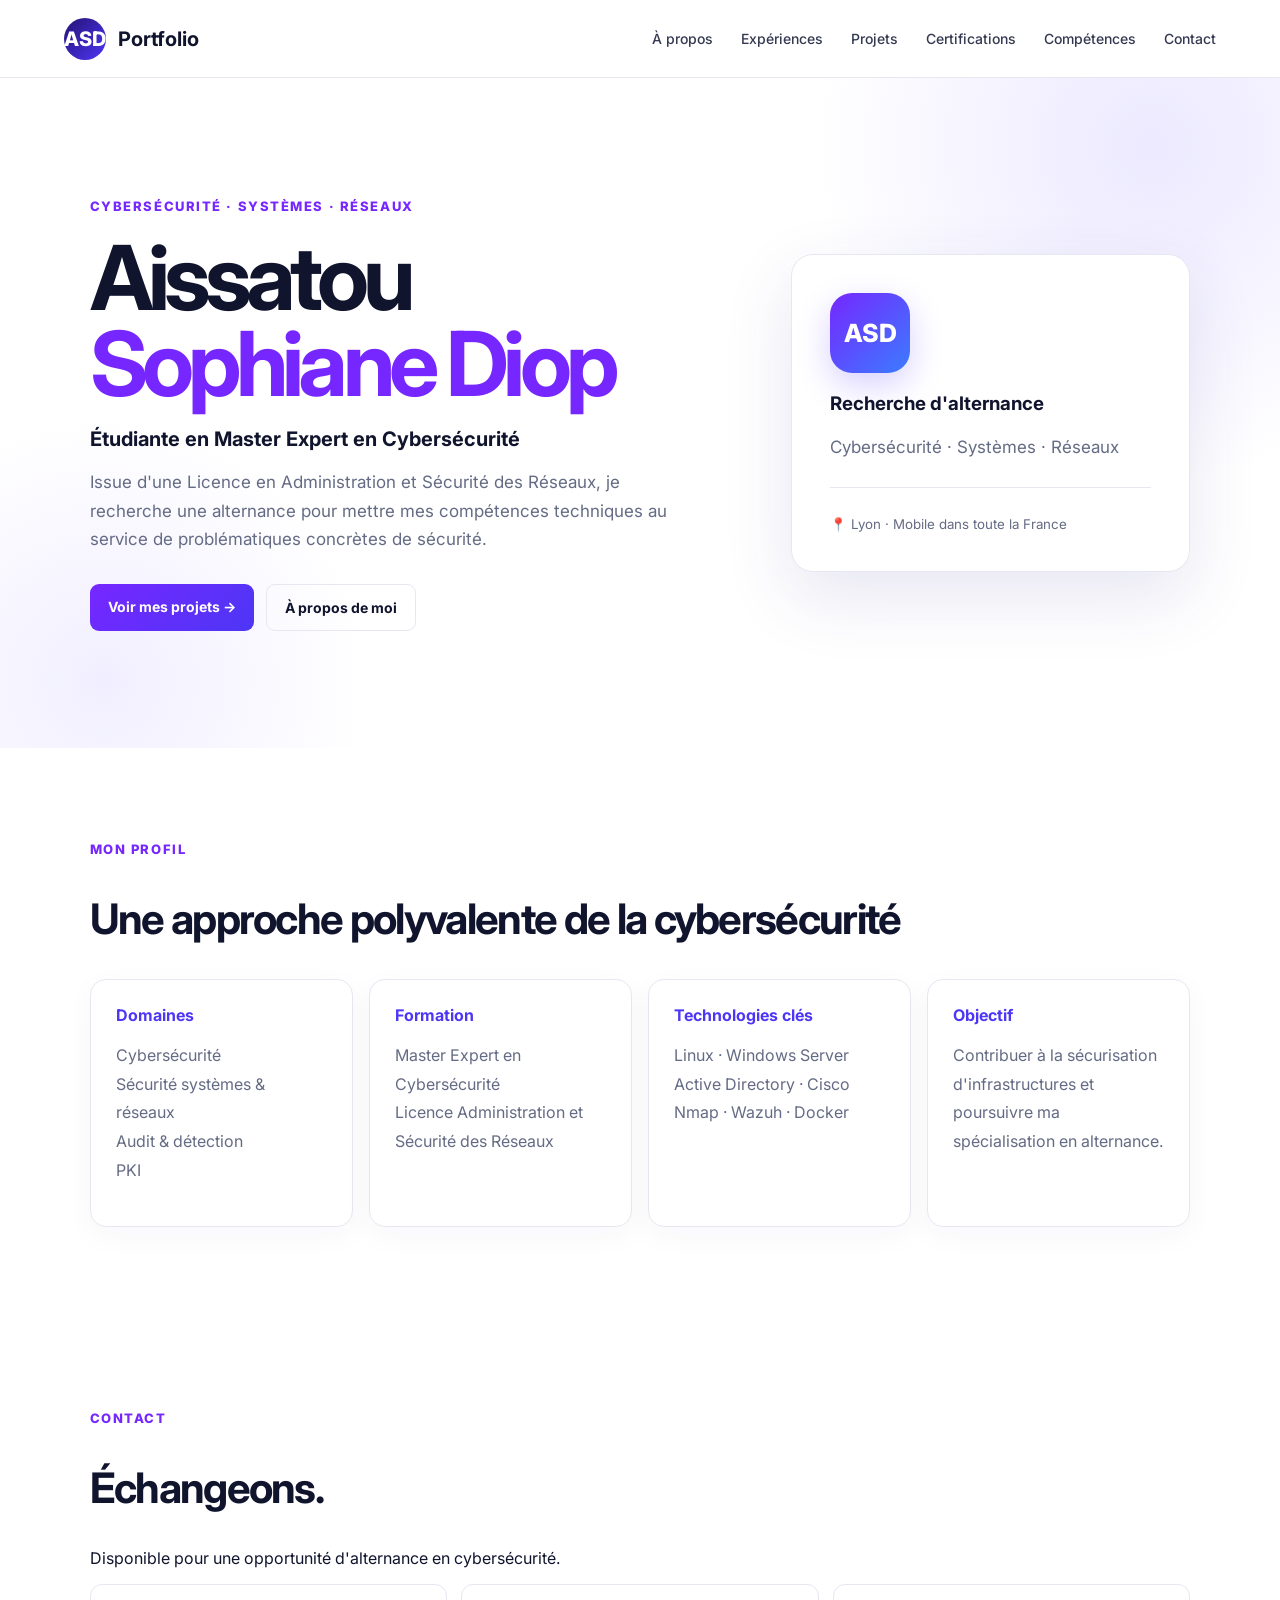
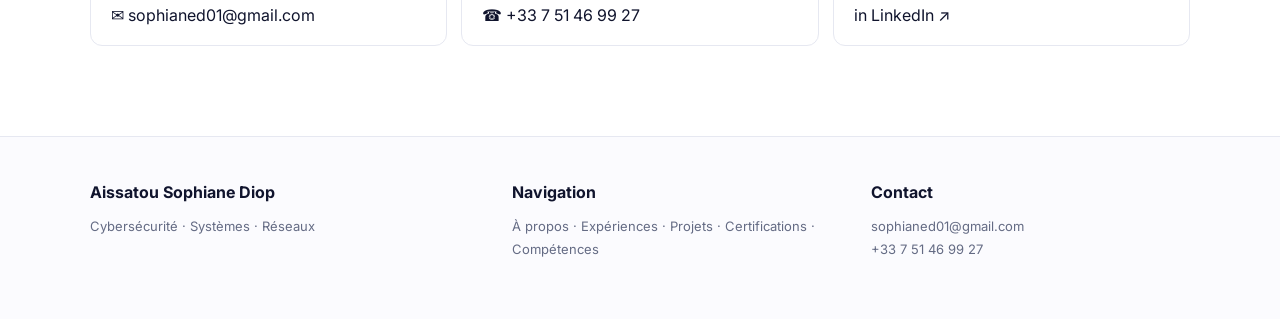
<file: index.html>
<!doctype html><html lang="fr"><head><meta charset="utf-8"><meta name="viewport" content="width=device-width,initial-scale=1">
<title>Aissatou Sophiane Diop | Index</title><meta name="description" content="Portfolio cybersécurité d'Aissatou Sophiane Diop">
<link rel="preconnect" href="https://fonts.googleapis.com"><link rel="preconnect" href="https://fonts.gstatic.com" crossorigin>
<link href="https://fonts.googleapis.com/css2?family=Inter:wght@400;500;600;700;800&display=swap" rel="stylesheet"><link rel="stylesheet" href="styles.css"></head>
<body><header class="header">
<a class="brand" href="index.html"><span>ASD</span><b>Portfolio</b></a>
<button class="menu" aria-label="Menu">☰</button>
<nav>
<a href="apropos.html">À propos</a><a href="experiences.html">Expériences</a><a href="projets.html">Projets</a><a href="certifications.html">Certifications</a><a href="competences.html">Compétences</a><a href="index.html#contact">Contact</a>
</nav></header><main>
<section class="hero"><div><span class="eyebrow">CYBERSÉCURITÉ · SYSTÈMES · RÉSEAUX</span><h1>Aissatou<br><em>Sophiane Diop</em></h1>
<h2>Étudiante en Master Expert en Cybersécurité</h2><p>Issue d'une Licence en Administration et Sécurité des Réseaux, je recherche une alternance pour mettre mes compétences techniques au service de problématiques concrètes de sécurité.</p>
<div class="actions"><a class="primary" href="projets.html">Voir mes projets →</a><a class="secondary" href="apropos.html">À propos de moi</a></div></div>
<div class="hero-card"><div class="orb">ASD</div><h3>Recherche d'alternance</h3><p>Cybersécurité · Systèmes · Réseaux</p><hr><small>📍 Lyon · Mobile dans toute la France</small></div></section>
<section class="section"><div class="title"><span>MON PROFIL</span><h2>Une approche polyvalente de la cybersécurité</h2></div>
<div class="four"><div class="info"><b>Domaines</b><p>Cybersécurité<br>Sécurité systèmes & réseaux<br>Audit & détection<br>PKI</p></div><div class="info"><b>Formation</b><p>Master Expert en Cybersécurité<br>Licence Administration et Sécurité des Réseaux</p></div><div class="info"><b>Technologies clés</b><p>Linux · Windows Server<br>Active Directory · Cisco<br>Nmap · Wazuh · Docker</p></div><div class="info"><b>Objectif</b><p>Contribuer à la sécurisation d'infrastructures et poursuivre ma spécialisation en alternance.</p></div></div></section>
<section class="section" id="contact"><div class="title"><span>CONTACT</span><h2>Échangeons.</h2><p>Disponible pour une opportunité d'alternance en cybersécurité.</p></div><div class="contact"><a href="mailto:sophianed01@gmail.com">✉ sophianed01@gmail.com</a><a href="tel:+33751469927">☎ +33 7 51 46 99 27</a><a target="_blank" rel="noopener" href="https://www.linkedin.com/in/aissatou-sophiane-diop/">in LinkedIn ↗</a></div></section></main><footer><div><b>Aissatou Sophiane Diop</b><p>Cybersécurité · Systèmes · Réseaux</p></div><div><b>Navigation</b><p>À propos · Expériences · Projets · Certifications · Compétences</p></div><div><b>Contact</b><p>sophianed01@gmail.com<br>+33 7 51 46 99 27</p></div></footer><script src="script.js"></script></body></html>
</file>
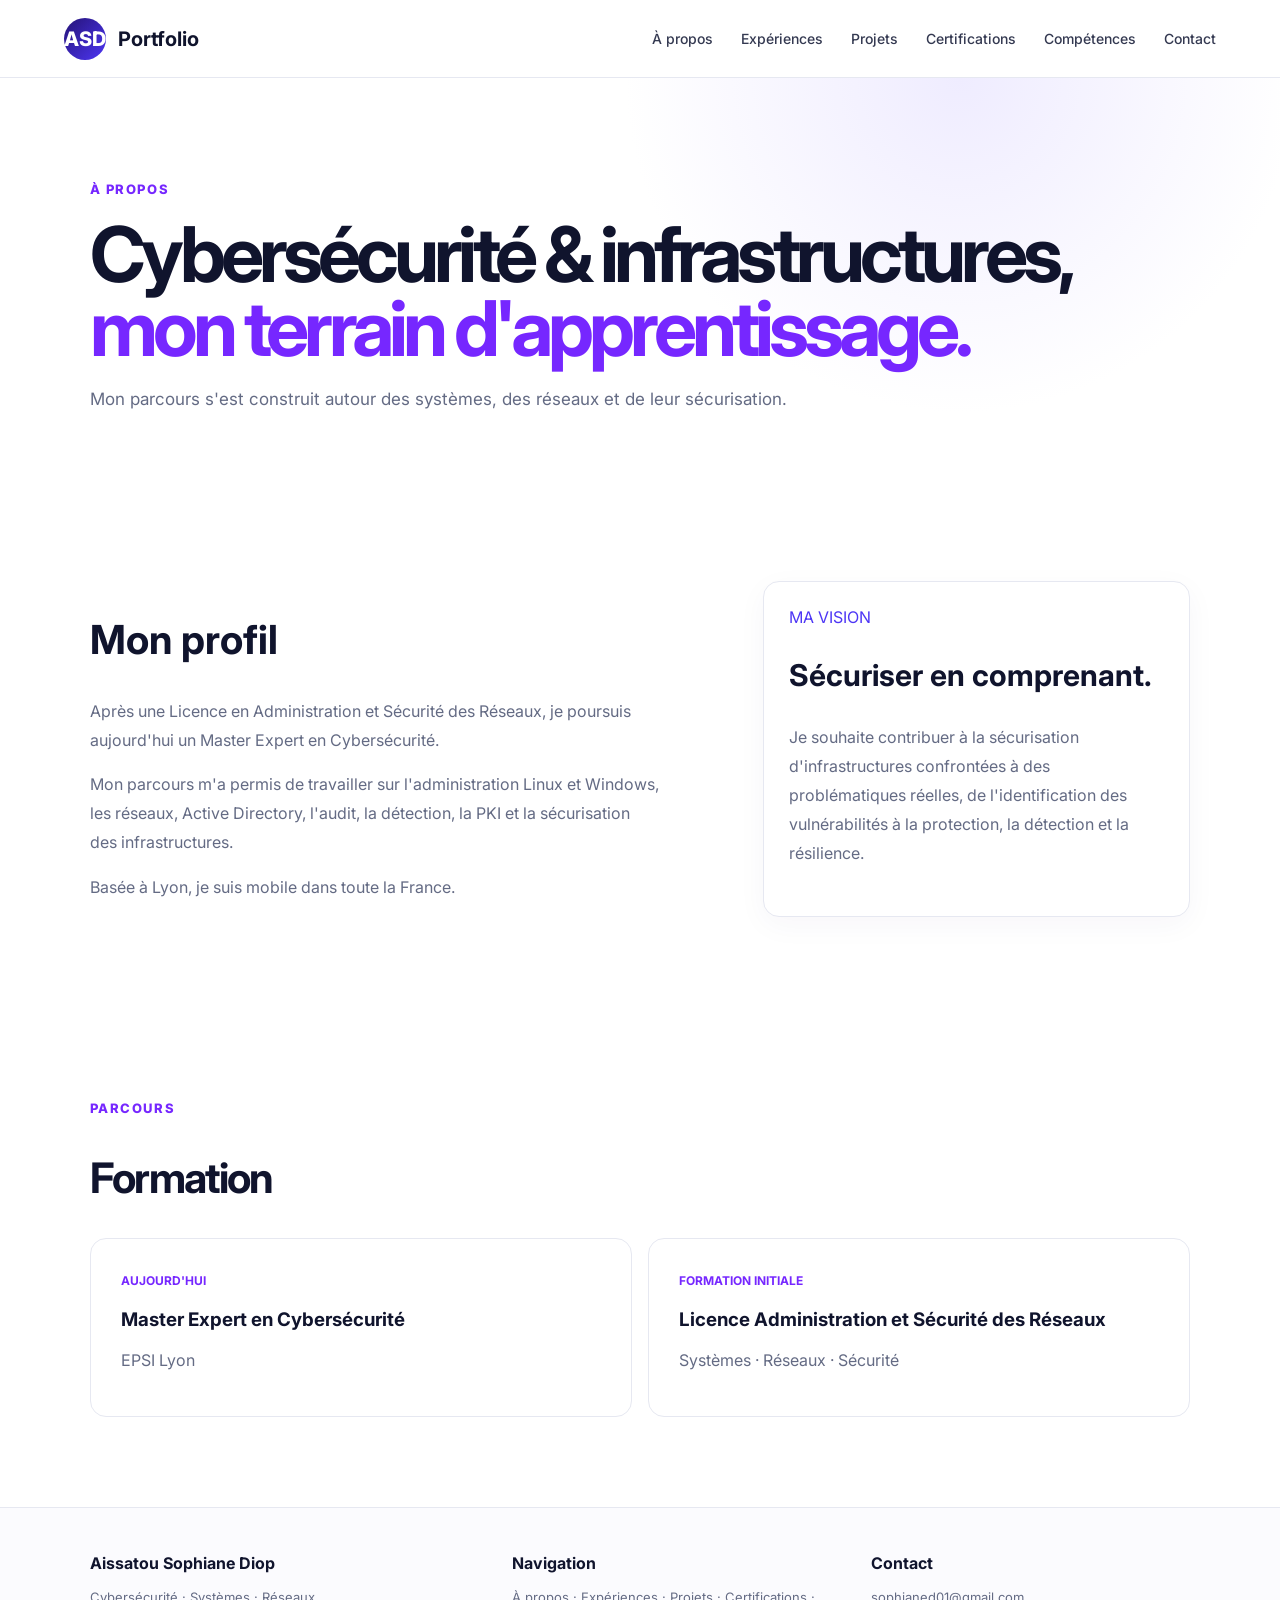
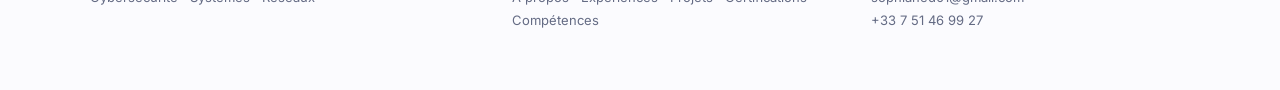
<file: apropos.html>
<!doctype html><html lang="fr"><head><meta charset="utf-8"><meta name="viewport" content="width=device-width,initial-scale=1">
<title>Aissatou Sophiane Diop | Apropos</title><meta name="description" content="Portfolio cybersécurité d'Aissatou Sophiane Diop">
<link rel="preconnect" href="https://fonts.googleapis.com"><link rel="preconnect" href="https://fonts.gstatic.com" crossorigin>
<link href="https://fonts.googleapis.com/css2?family=Inter:wght@400;500;600;700;800&display=swap" rel="stylesheet"><link rel="stylesheet" href="styles.css"></head>
<body><header class="header">
<a class="brand" href="index.html"><span>ASD</span><b>Portfolio</b></a>
<button class="menu" aria-label="Menu">☰</button>
<nav>
<a href="apropos.html">À propos</a><a href="experiences.html">Expériences</a><a href="projets.html">Projets</a><a href="certifications.html">Certifications</a><a href="competences.html">Compétences</a><a href="index.html#contact">Contact</a>
</nav></header><main>
<section class="pagehead"><span>À PROPOS</span><h1>Cybersécurité & infrastructures,<br><em>mon terrain d'apprentissage.</em></h1><p>Mon parcours s'est construit autour des systèmes, des réseaux et de leur sécurisation.</p></section>
<section class="section two"><div><h2>Mon profil</h2><p>Après une Licence en Administration et Sécurité des Réseaux, je poursuis aujourd'hui un Master Expert en Cybersécurité.</p><p>Mon parcours m'a permis de travailler sur l'administration Linux et Windows, les réseaux, Active Directory, l'audit, la détection, la PKI et la sécurisation des infrastructures.</p><p>Basée à Lyon, je suis mobile dans toute la France.</p></div>
<div class="vision"><span>MA VISION</span><h3>Sécuriser en comprenant.</h3><p>Je souhaite contribuer à la sécurisation d'infrastructures confrontées à des problématiques réelles, de l'identification des vulnérabilités à la protection, la détection et la résilience.</p></div></section>
<section class="section"><div class="title"><span>PARCOURS</span><h2>Formation</h2></div><div class="edu"><article><b>AUJOURD'HUI</b><h3>Master Expert en Cybersécurité</h3><p>EPSI Lyon</p></article><article><b>FORMATION INITIALE</b><h3>Licence Administration et Sécurité des Réseaux</h3><p>Systèmes · Réseaux · Sécurité</p></article></div></section></main><footer><div><b>Aissatou Sophiane Diop</b><p>Cybersécurité · Systèmes · Réseaux</p></div><div><b>Navigation</b><p>À propos · Expériences · Projets · Certifications · Compétences</p></div><div><b>Contact</b><p>sophianed01@gmail.com<br>+33 7 51 46 99 27</p></div></footer><script src="script.js"></script></body></html>
</file>
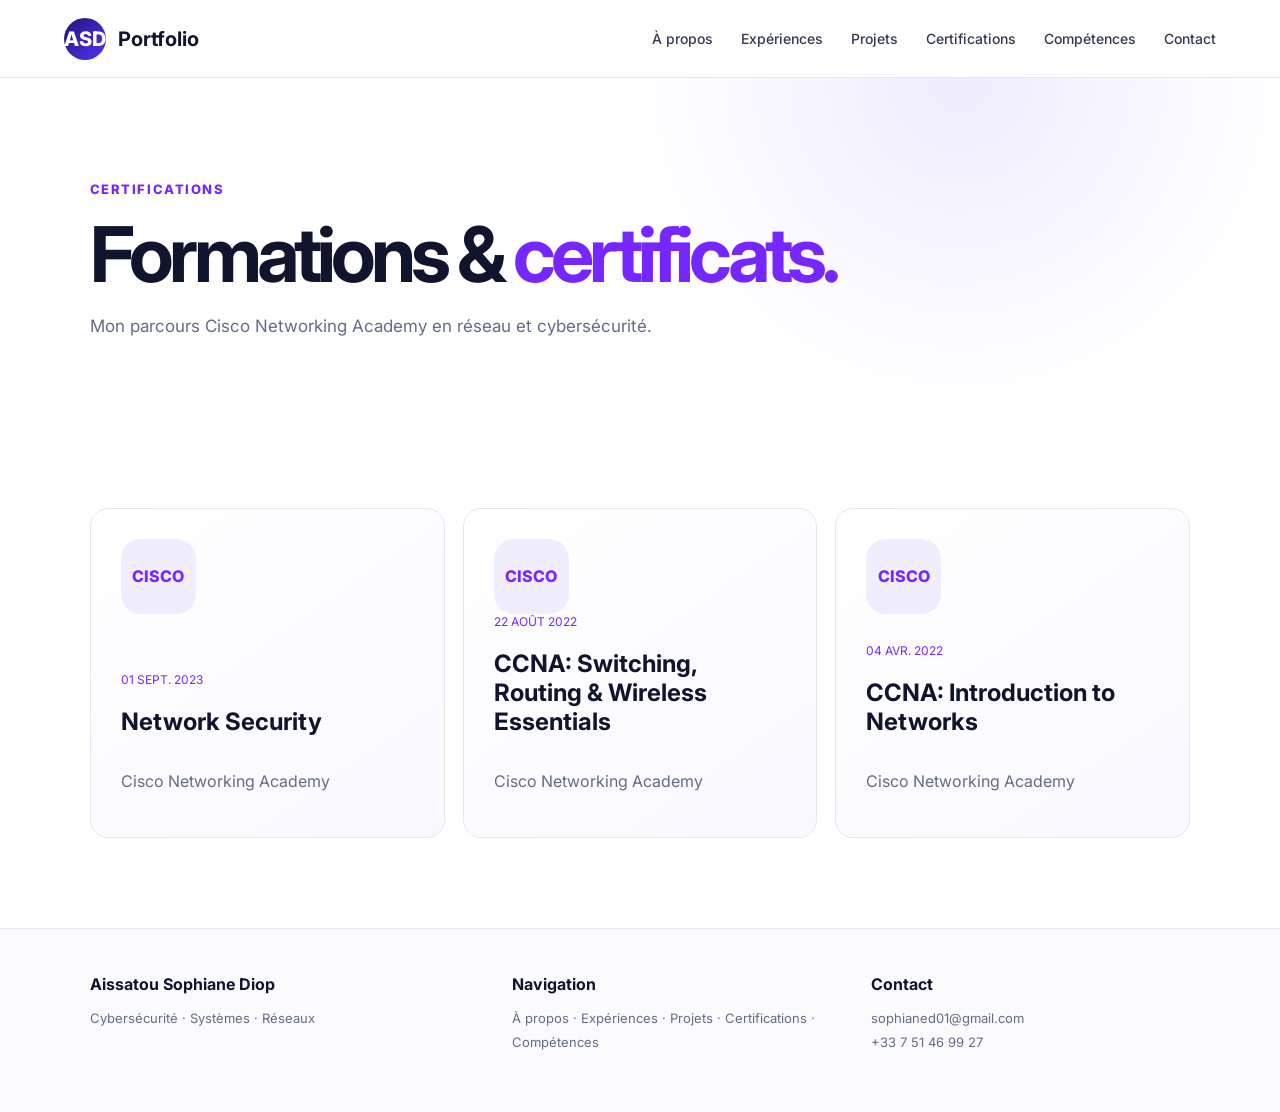
<file: certifications.html>
<!doctype html><html lang="fr"><head><meta charset="utf-8"><meta name="viewport" content="width=device-width,initial-scale=1">
<title>Aissatou Sophiane Diop | Certifications</title><meta name="description" content="Portfolio cybersécurité d'Aissatou Sophiane Diop">
<link rel="preconnect" href="https://fonts.googleapis.com"><link rel="preconnect" href="https://fonts.gstatic.com" crossorigin>
<link href="https://fonts.googleapis.com/css2?family=Inter:wght@400;500;600;700;800&display=swap" rel="stylesheet"><link rel="stylesheet" href="styles.css"></head>
<body><header class="header">
<a class="brand" href="index.html"><span>ASD</span><b>Portfolio</b></a>
<button class="menu" aria-label="Menu">☰</button>
<nav>
<a href="apropos.html">À propos</a><a href="experiences.html">Expériences</a><a href="projets.html">Projets</a><a href="certifications.html">Certifications</a><a href="competences.html">Compétences</a><a href="index.html#contact">Contact</a>
</nav></header><main>
<section class="pagehead"><span>CERTIFICATIONS</span><h1>Formations & <em>certificats.</em></h1><p>Mon parcours Cisco Networking Academy en réseau et cybersécurité.</p></section>
<section class="section certs"><article><div class="certlogo">CISCO</div><small>01 SEPT. 2023</small><h2>Network Security</h2><p>Cisco Networking Academy</p></article><article><div class="certlogo">CISCO</div><small>22 AOÛT 2022</small><h2>CCNA: Switching, Routing & Wireless Essentials</h2><p>Cisco Networking Academy</p></article><article><div class="certlogo">CISCO</div><small>04 AVR. 2022</small><h2>CCNA: Introduction to Networks</h2><p>Cisco Networking Academy</p></article></section></main><footer><div><b>Aissatou Sophiane Diop</b><p>Cybersécurité · Systèmes · Réseaux</p></div><div><b>Navigation</b><p>À propos · Expériences · Projets · Certifications · Compétences</p></div><div><b>Contact</b><p>sophianed01@gmail.com<br>+33 7 51 46 99 27</p></div></footer><script src="script.js"></script></body></html>
</file>
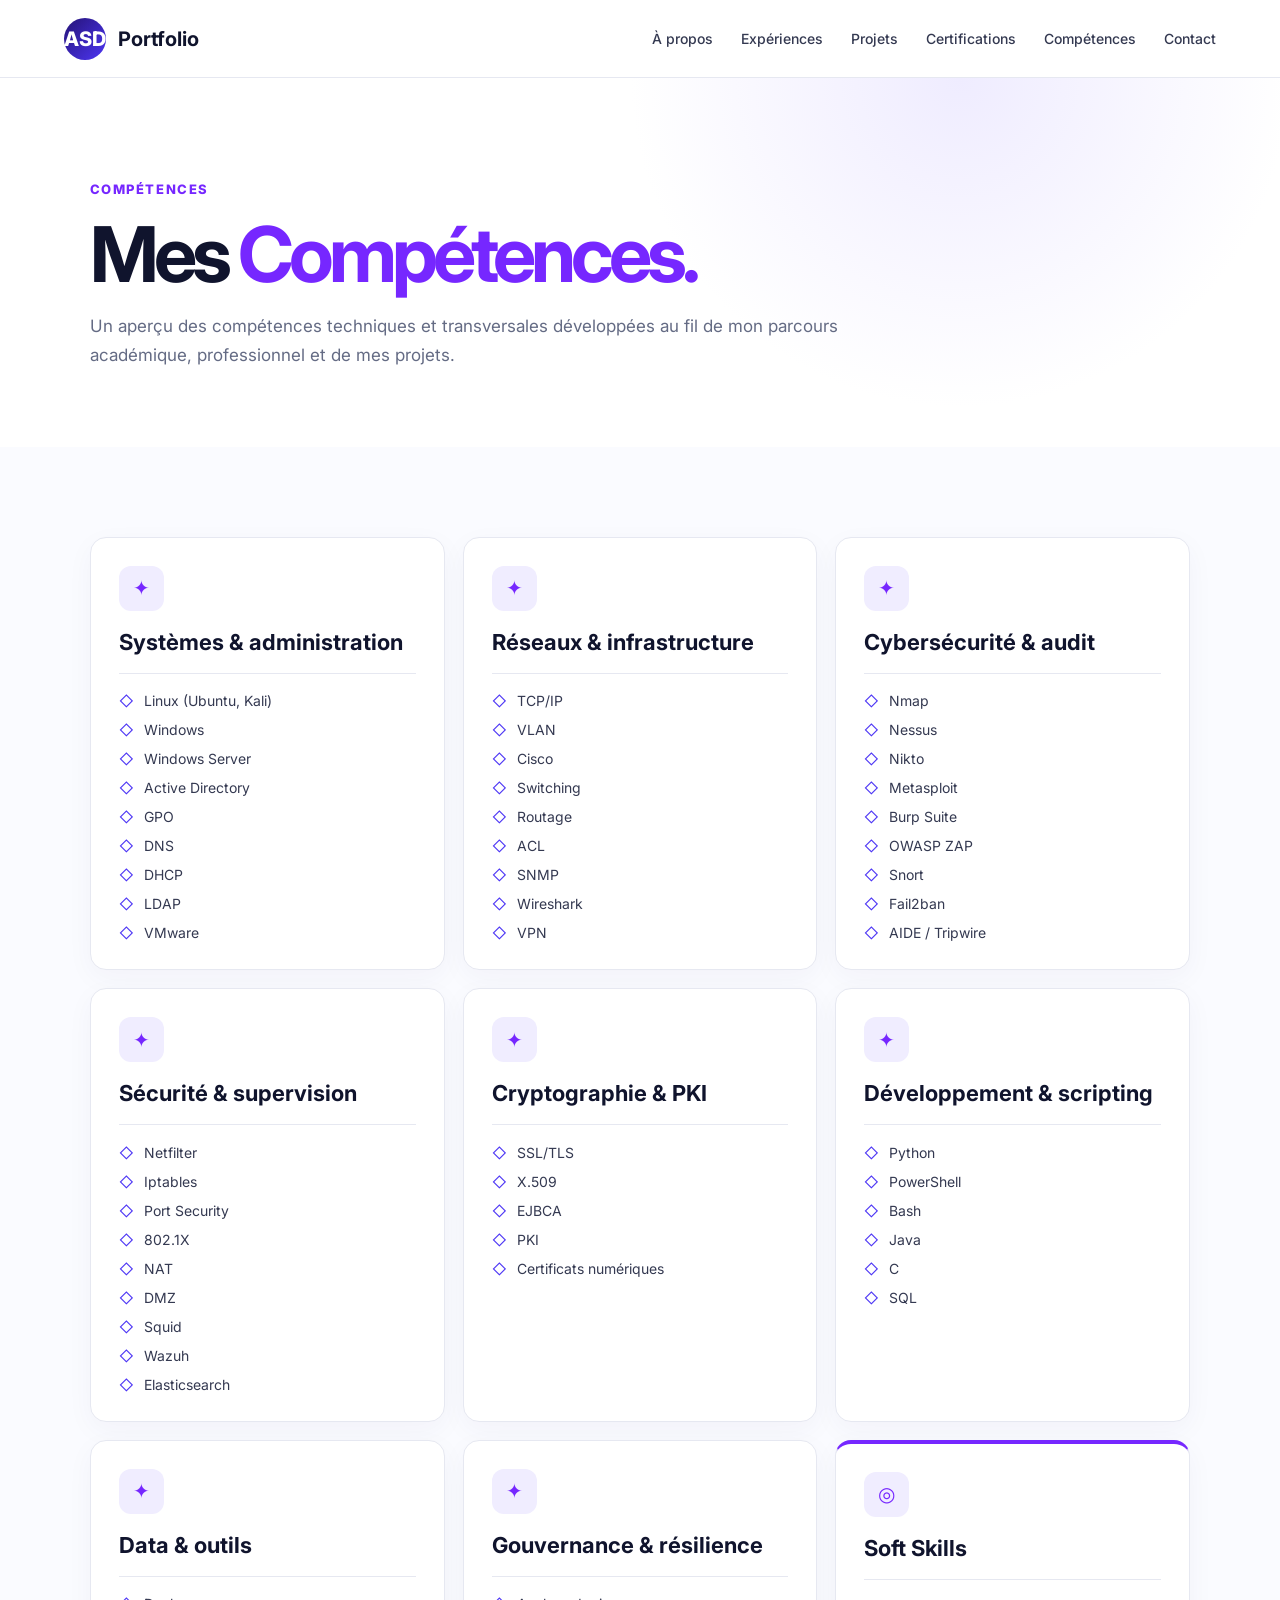
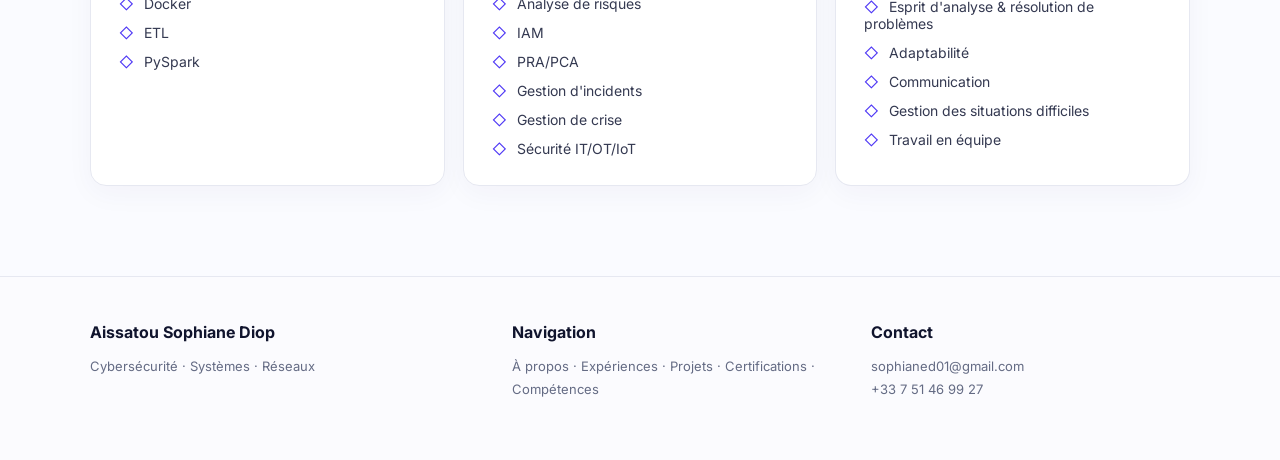
<file: competences.html>
<!doctype html><html lang="fr"><head><meta charset="utf-8"><meta name="viewport" content="width=device-width,initial-scale=1">
<title>Aissatou Sophiane Diop | Competences</title><meta name="description" content="Portfolio cybersécurité d'Aissatou Sophiane Diop">
<link rel="preconnect" href="https://fonts.googleapis.com"><link rel="preconnect" href="https://fonts.gstatic.com" crossorigin>
<link href="https://fonts.googleapis.com/css2?family=Inter:wght@400;500;600;700;800&display=swap" rel="stylesheet"><link rel="stylesheet" href="styles.css"></head>
<body><header class="header">
<a class="brand" href="index.html"><span>ASD</span><b>Portfolio</b></a>
<button class="menu" aria-label="Menu">☰</button>
<nav>
<a href="apropos.html">À propos</a><a href="experiences.html">Expériences</a><a href="projets.html">Projets</a><a href="certifications.html">Certifications</a><a href="competences.html">Compétences</a><a href="index.html#contact">Contact</a>
</nav></header><main><section class="pagehead"><span>COMPÉTENCES</span><h1>Mes <em>Compétences.</em></h1><p>Un aperçu des compétences techniques et transversales développées au fil de mon parcours académique, professionnel et de mes projets.</p></section><section class="section skillgrid"><article class="skill"><div class="skicon">✦</div><h2>Systèmes & administration</h2><div class="skillitems"><span>Linux (Ubuntu, Kali)</span><span>Windows</span><span>Windows Server</span><span>Active Directory</span><span>GPO</span><span>DNS</span><span>DHCP</span><span>LDAP</span><span>VMware</span></div></article><article class="skill"><div class="skicon">✦</div><h2>Réseaux & infrastructure</h2><div class="skillitems"><span>TCP/IP</span><span>VLAN</span><span>Cisco</span><span>Switching</span><span>Routage</span><span>ACL</span><span>SNMP</span><span>Wireshark</span><span>VPN</span></div></article><article class="skill"><div class="skicon">✦</div><h2>Cybersécurité & audit</h2><div class="skillitems"><span>Nmap</span><span>Nessus</span><span>Nikto</span><span>Metasploit</span><span>Burp Suite</span><span>OWASP ZAP</span><span>Snort</span><span>Fail2ban</span><span>AIDE / Tripwire</span></div></article><article class="skill"><div class="skicon">✦</div><h2>Sécurité & supervision</h2><div class="skillitems"><span>Netfilter</span><span>Iptables</span><span>Port Security</span><span>802.1X</span><span>NAT</span><span>DMZ</span><span>Squid</span><span>Wazuh</span><span>Elasticsearch</span></div></article><article class="skill"><div class="skicon">✦</div><h2>Cryptographie & PKI</h2><div class="skillitems"><span>SSL/TLS</span><span>X.509</span><span>EJBCA</span><span>PKI</span><span>Certificats numériques</span></div></article><article class="skill"><div class="skicon">✦</div><h2>Développement & scripting</h2><div class="skillitems"><span>Python</span><span>PowerShell</span><span>Bash</span><span>Java</span><span>C</span><span>SQL</span></div></article><article class="skill"><div class="skicon">✦</div><h2>Data & outils</h2><div class="skillitems"><span>Docker</span><span>ETL</span><span>PySpark</span></div></article><article class="skill"><div class="skicon">✦</div><h2>Gouvernance & résilience</h2><div class="skillitems"><span>Analyse de risques</span><span>IAM</span><span>PRA/PCA</span><span>Gestion d'incidents</span><span>Gestion de crise</span><span>Sécurité IT/OT/IoT</span></div></article><article class="skill soft"><div class="skicon">◎</div><h2>Soft Skills</h2><div class="skillitems"><span>Esprit d'analyse & résolution de problèmes</span><span>Adaptabilité</span><span>Communication</span><span>Gestion des situations difficiles</span><span>Travail en équipe</span></div></article></section></main><footer><div><b>Aissatou Sophiane Diop</b><p>Cybersécurité · Systèmes · Réseaux</p></div><div><b>Navigation</b><p>À propos · Expériences · Projets · Certifications · Compétences</p></div><div><b>Contact</b><p>sophianed01@gmail.com<br>+33 7 51 46 99 27</p></div></footer><script src="script.js"></script></body></html>
</file>
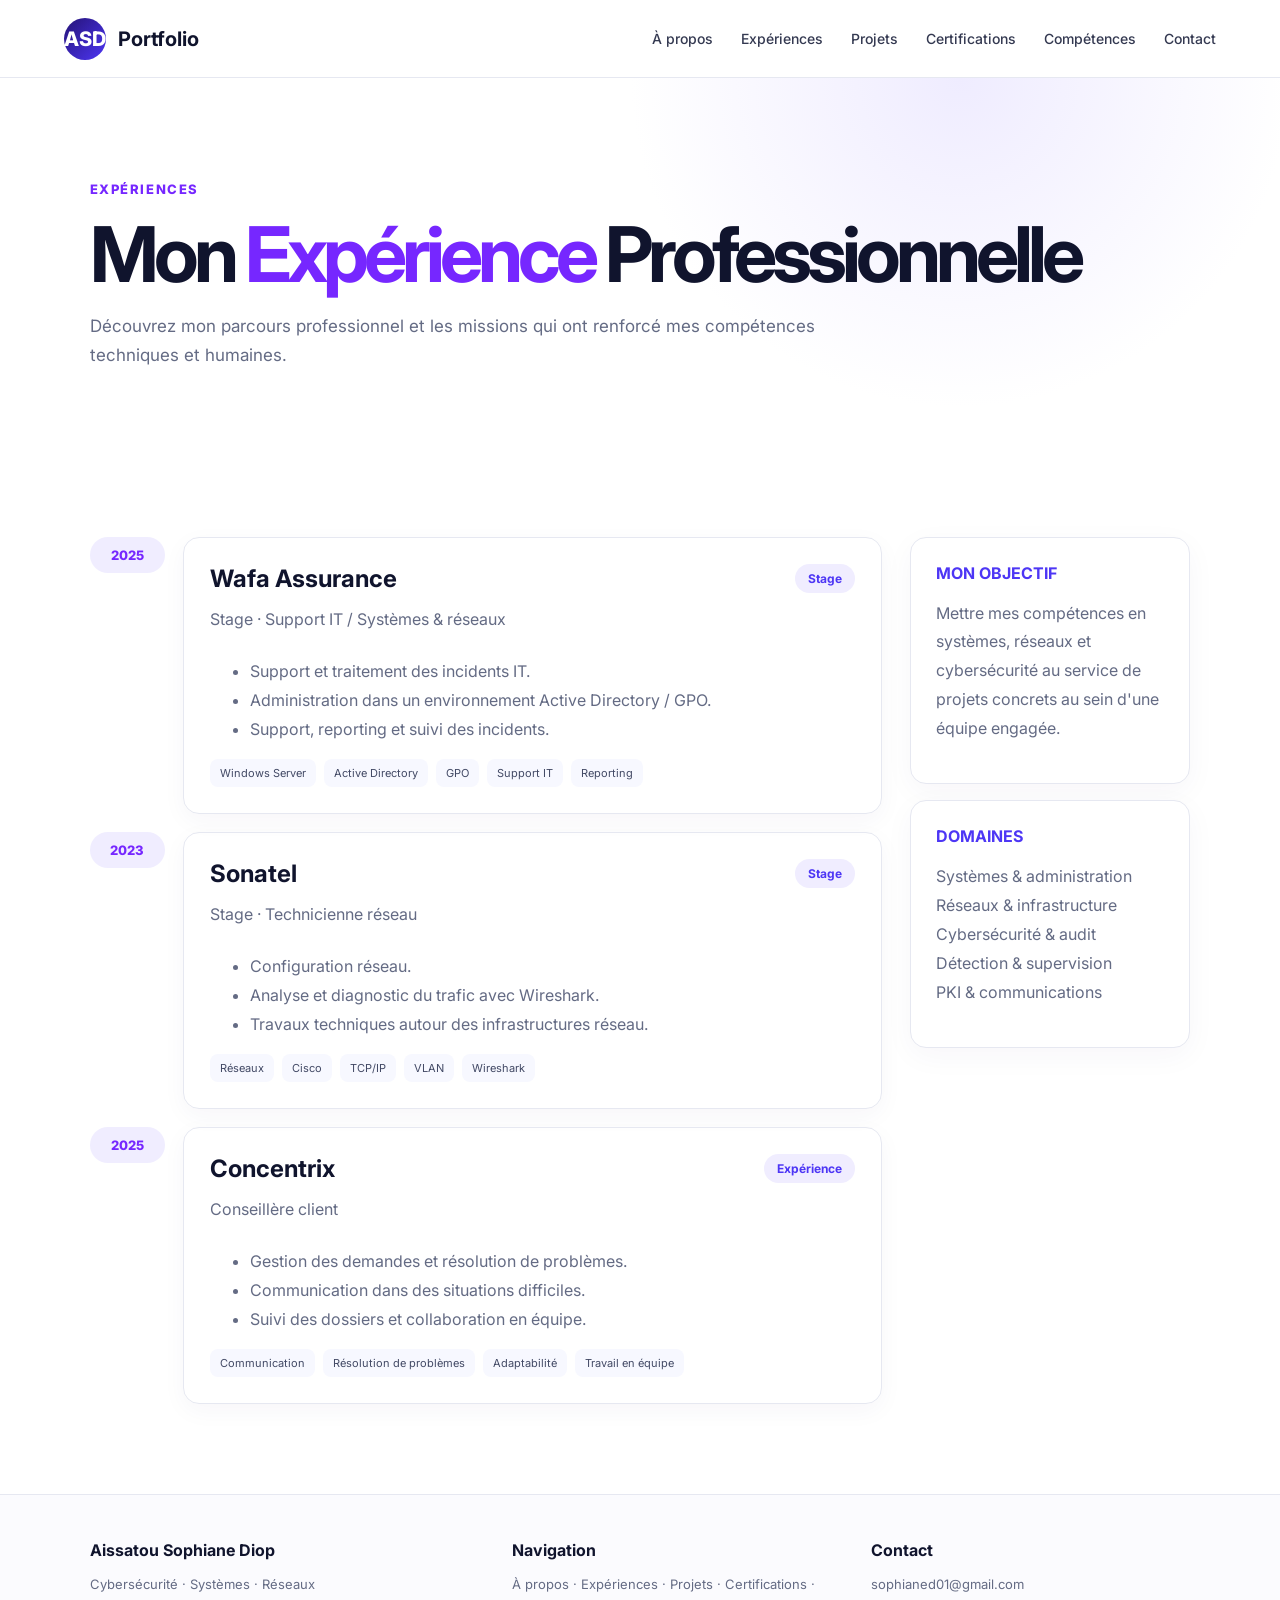
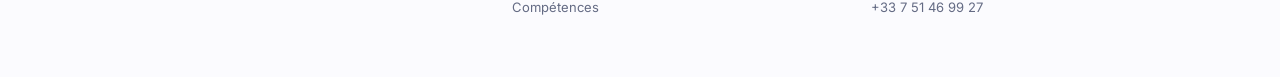
<file: experiences.html>
<!doctype html><html lang="fr"><head><meta charset="utf-8"><meta name="viewport" content="width=device-width,initial-scale=1">
<title>Aissatou Sophiane Diop | Experiences</title><meta name="description" content="Portfolio cybersécurité d'Aissatou Sophiane Diop">
<link rel="preconnect" href="https://fonts.googleapis.com"><link rel="preconnect" href="https://fonts.gstatic.com" crossorigin>
<link href="https://fonts.googleapis.com/css2?family=Inter:wght@400;500;600;700;800&display=swap" rel="stylesheet"><link rel="stylesheet" href="styles.css"></head>
<body><header class="header">
<a class="brand" href="index.html"><span>ASD</span><b>Portfolio</b></a>
<button class="menu" aria-label="Menu">☰</button>
<nav>
<a href="apropos.html">À propos</a><a href="experiences.html">Expériences</a><a href="projets.html">Projets</a><a href="certifications.html">Certifications</a><a href="competences.html">Compétences</a><a href="index.html#contact">Contact</a>
</nav></header><main>
<section class="pagehead"><span>EXPÉRIENCES</span><h1>Mon <em>Expérience</em> Professionnelle</h1><p>Découvrez mon parcours professionnel et les missions qui ont renforcé mes compétences techniques et humaines.</p></section>
<section class="section exp-layout"><div class="timeline">
<article class="exp"><div class="year">2025</div><div class="expbody"><div class="exp-top"><div><h2>Wafa Assurance</h2><p>Stage · Support IT / Systèmes & réseaux</p></div><b>Stage</b></div><ul><li>Support et traitement des incidents IT.</li><li>Administration dans un environnement Active Directory / GPO.</li><li>Support, reporting et suivi des incidents.</li></ul><div class="tags"><span>Windows Server</span><span>Active Directory</span><span>GPO</span><span>Support IT</span><span>Reporting</span></div></div></article>
<article class="exp"><div class="year">2023</div><div class="expbody"><div class="exp-top"><div><h2>Sonatel</h2><p>Stage · Technicienne réseau</p></div><b>Stage</b></div><ul><li>Configuration réseau.</li><li>Analyse et diagnostic du trafic avec Wireshark.</li><li>Travaux techniques autour des infrastructures réseau.</li></ul><div class="tags"><span>Réseaux</span><span>Cisco</span><span>TCP/IP</span><span>VLAN</span><span>Wireshark</span></div></div></article>
<article class="exp"><div class="year">2025</div><div class="expbody"><div class="exp-top"><div><h2>Concentrix</h2><p>Conseillère client</p></div><b>Expérience</b></div><ul><li>Gestion des demandes et résolution de problèmes.</li><li>Communication dans des situations difficiles.</li><li>Suivi des dossiers et collaboration en équipe.</li></ul><div class="tags"><span>Communication</span><span>Résolution de problèmes</span><span>Adaptabilité</span><span>Travail en équipe</span></div></div></article>
</div><aside><div class="sidecard"><b>MON OBJECTIF</b><p>Mettre mes compétences en systèmes, réseaux et cybersécurité au service de projets concrets au sein d'une équipe engagée.</p></div><div class="sidecard"><b>DOMAINES</b><p>Systèmes & administration<br>Réseaux & infrastructure<br>Cybersécurité & audit<br>Détection & supervision<br>PKI & communications</p></div></aside></section></main><footer><div><b>Aissatou Sophiane Diop</b><p>Cybersécurité · Systèmes · Réseaux</p></div><div><b>Navigation</b><p>À propos · Expériences · Projets · Certifications · Compétences</p></div><div><b>Contact</b><p>sophianed01@gmail.com<br>+33 7 51 46 99 27</p></div></footer><script src="script.js"></script></body></html>
</file>
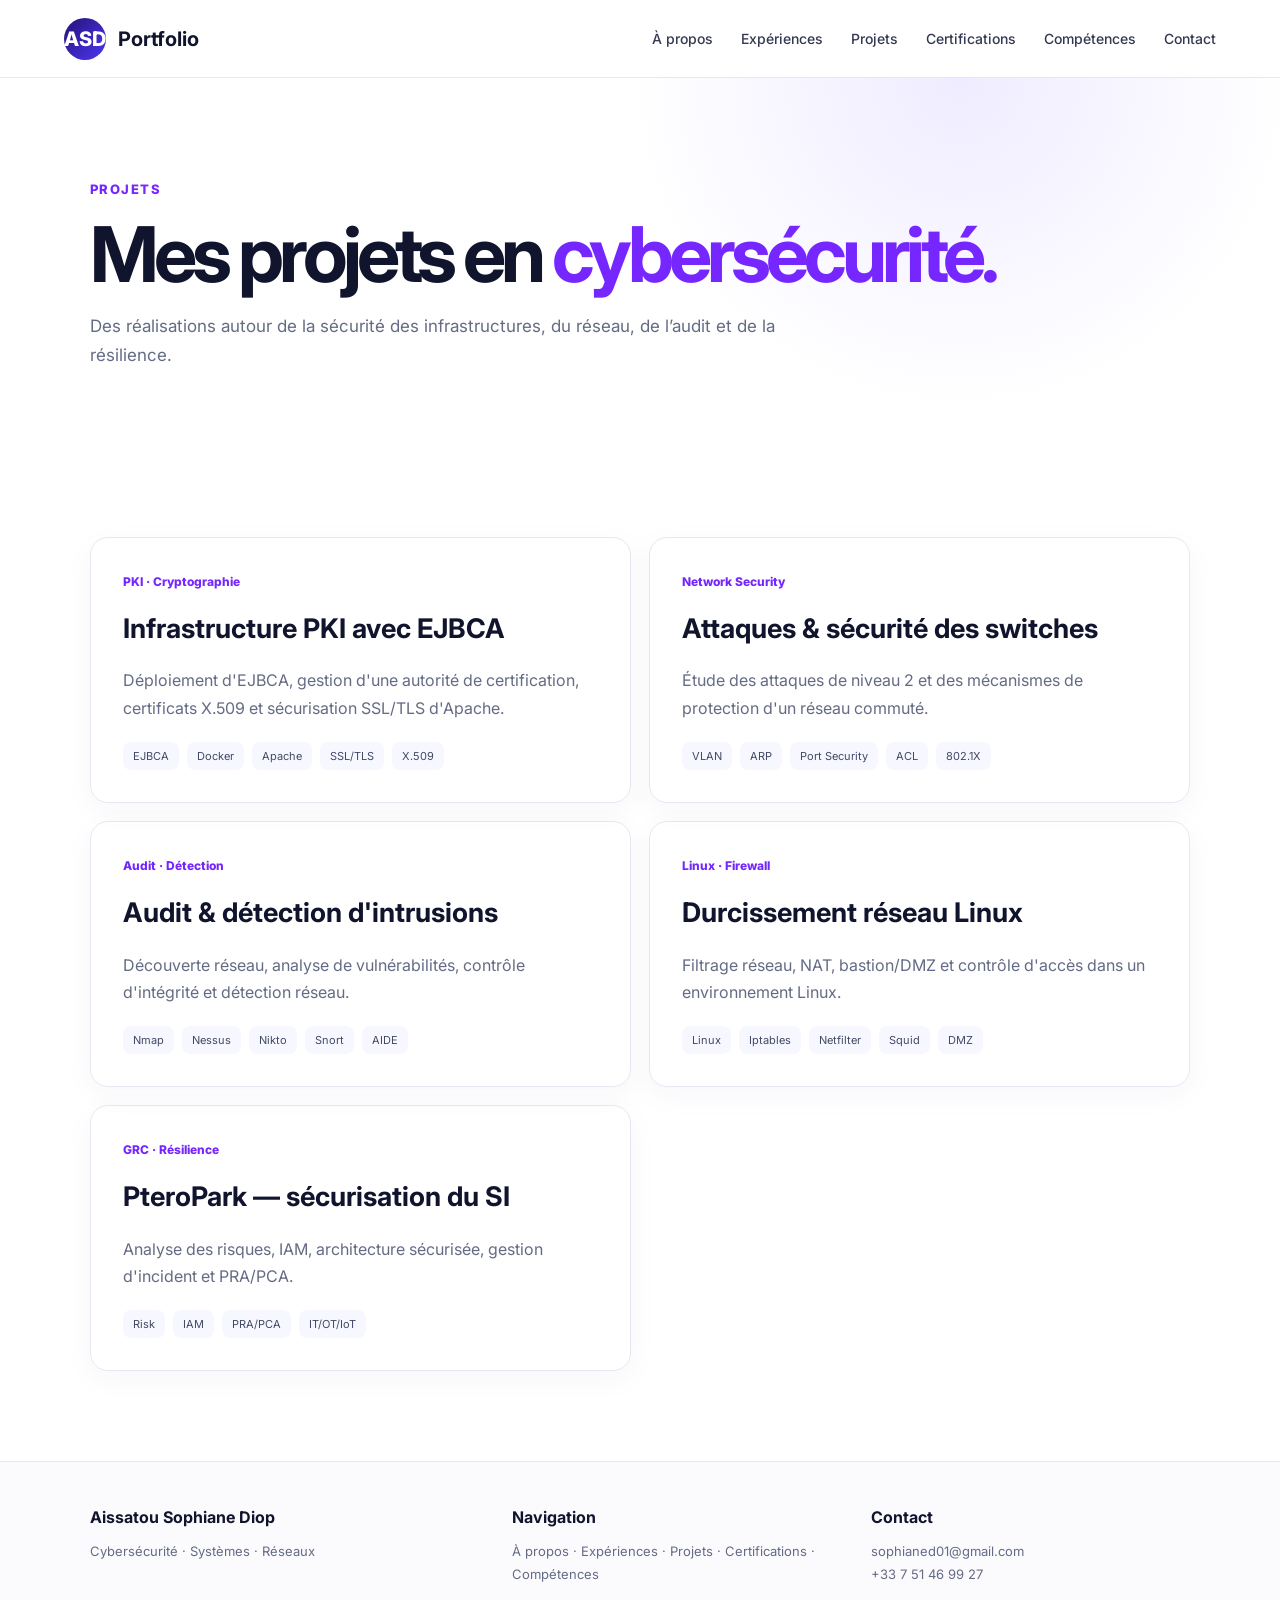
<file: projets.html>
<!doctype html><html lang="fr"><head><meta charset="utf-8"><meta name="viewport" content="width=device-width,initial-scale=1">
<title>Aissatou Sophiane Diop | Projets</title><meta name="description" content="Portfolio cybersécurité d'Aissatou Sophiane Diop">
<link rel="preconnect" href="https://fonts.googleapis.com"><link rel="preconnect" href="https://fonts.gstatic.com" crossorigin>
<link href="https://fonts.googleapis.com/css2?family=Inter:wght@400;500;600;700;800&display=swap" rel="stylesheet"><link rel="stylesheet" href="styles.css"></head>
<body><header class="header">
<a class="brand" href="index.html"><span>ASD</span><b>Portfolio</b></a>
<button class="menu" aria-label="Menu">☰</button>
<nav>
<a href="apropos.html">À propos</a><a href="experiences.html">Expériences</a><a href="projets.html">Projets</a><a href="certifications.html">Certifications</a><a href="competences.html">Compétences</a><a href="index.html#contact">Contact</a>
</nav></header><main><section class="pagehead"><span>PROJETS</span><h1>Mes projets en <em>cybersécurité.</em></h1><p>Des réalisations autour de la sécurité des infrastructures, du réseau, de l’audit et de la résilience.</p></section><section class="section projects"><article class="pcard"><span>PKI · Cryptographie</span><h2>Infrastructure PKI avec EJBCA</h2><p>Déploiement d'EJBCA, gestion d'une autorité de certification, certificats X.509 et sécurisation SSL/TLS d'Apache.</p><div class="tags"><i>EJBCA</i><i>Docker</i><i>Apache</i><i>SSL/TLS</i><i>X.509</i></div></article><article class="pcard"><span>Network Security</span><h2>Attaques & sécurité des switches</h2><p>Étude des attaques de niveau 2 et des mécanismes de protection d'un réseau commuté.</p><div class="tags"><i>VLAN</i><i>ARP</i><i>Port Security</i><i>ACL</i><i>802.1X</i></div></article><article class="pcard"><span>Audit · Détection</span><h2>Audit & détection d'intrusions</h2><p>Découverte réseau, analyse de vulnérabilités, contrôle d'intégrité et détection réseau.</p><div class="tags"><i>Nmap</i><i>Nessus</i><i>Nikto</i><i>Snort</i><i>AIDE</i></div></article><article class="pcard"><span>Linux · Firewall</span><h2>Durcissement réseau Linux</h2><p>Filtrage réseau, NAT, bastion/DMZ et contrôle d'accès dans un environnement Linux.</p><div class="tags"><i>Linux</i><i>Iptables</i><i>Netfilter</i><i>Squid</i><i>DMZ</i></div></article><article class="pcard"><span>GRC · Résilience</span><h2>PteroPark — sécurisation du SI</h2><p>Analyse des risques, IAM, architecture sécurisée, gestion d'incident et PRA/PCA.</p><div class="tags"><i>Risk</i><i>IAM</i><i>PRA/PCA</i><i>IT/OT/IoT</i></div></article></section></main><footer><div><b>Aissatou Sophiane Diop</b><p>Cybersécurité · Systèmes · Réseaux</p></div><div><b>Navigation</b><p>À propos · Expériences · Projets · Certifications · Compétences</p></div><div><b>Contact</b><p>sophianed01@gmail.com<br>+33 7 51 46 99 27</p></div></footer><script src="script.js"></script></body></html>
</file>
<file: styles.css>
:root{--blue:#4d36f5;--violet:#7627ff;--ink:#10142d;--muted:#646b84;--line:#e6e8f1;--soft:#f7f8ff;--lav:#f0edff}*{box-sizing:border-box}body{margin:0;font-family:Inter,sans-serif;color:var(--ink);background:#fff}.header{height:78px;padding:0 5vw;display:flex;align-items:center;border-bottom:1px solid var(--line);position:sticky;top:0;background:rgba(255,255,255,.94);backdrop-filter:blur(15px);z-index:20}.brand{display:flex;align-items:center;gap:12px;color:var(--ink);text-decoration:none;font-size:20px;margin-right:auto}.brand span{width:42px;height:42px;border-radius:50%;display:grid;place-items:center;background:linear-gradient(135deg,#251376,var(--blue));color:white;font-weight:800}.header nav{display:flex;gap:28px;align-items:center}.header nav a{text-decoration:none;color:#343951;font-size:14px;font-weight:500}.header nav a:hover{color:var(--blue)}.menu{display:none;border:0;background:none;font-size:22px}.hero{min-height:670px;padding:100px 7vw;display:grid;grid-template-columns:1.2fr .8fr;gap:8vw;align-items:center;background:radial-gradient(circle at 90% 10%,#ece9ff 0,transparent 26%),radial-gradient(circle at 8% 90%,#f1efff 0,transparent 20%)}.eyebrow,.pagehead>span,.title>span{color:var(--violet);font-size:13px;font-weight:800;letter-spacing:.12em}.hero h1,.pagehead h1{font-size:clamp(54px,7vw,100px);line-height:.96;letter-spacing:-.065em;margin:20px 0}.hero h1 em,.pagehead h1 em{font-style:normal;color:var(--violet)}.hero h2{font-size:20px}.hero>div>p,.pagehead>p{font-size:17px;color:var(--muted);line-height:1.7;max-width:750px}.actions{display:flex;gap:12px;margin-top:30px}.actions a{padding:14px 18px;border-radius:9px;text-decoration:none;font-weight:700;font-size:14px}.primary{background:linear-gradient(135deg,var(--violet),var(--blue));color:white}.secondary{border:1px solid var(--line);color:var(--ink)}.hero-card{background:white;border:1px solid var(--line);border-radius:22px;padding:38px;box-shadow:0 25px 70px rgba(60,50,150,.12)}.orb{width:80px;height:80px;border-radius:22px;display:grid;place-items:center;color:white;font-size:25px;font-weight:800;background:linear-gradient(135deg,var(--violet),#3b7cff);box-shadow:0 12px 35px #d8d0ff}.hero-card p,.hero-card small{color:var(--muted)}.hero-card hr{border:0;border-top:1px solid var(--line);margin:25px 0}.section{padding:90px 7vw}.title h2{font-size:42px;letter-spacing:-.04em}.four{display:grid;grid-template-columns:repeat(4,1fr);gap:16px;margin-top:35px}.info,.vision,.sidecard{border:1px solid var(--line);border-radius:16px;padding:25px;background:white;box-shadow:0 8px 30px rgba(42,35,100,.04)}.info b,.vision span,.sidecard b{color:var(--blue)}.info p,.vision p,.sidecard p{color:var(--muted);line-height:1.8}.contact{display:grid;grid-template-columns:repeat(3,1fr);gap:14px}.contact a{padding:20px;border:1px solid var(--line);border-radius:12px;text-decoration:none;color:var(--ink)}.contact a:hover{border-color:#b7aaff;color:var(--violet)}.pagehead{padding:100px 7vw 60px;background:radial-gradient(circle at 75% 0,#efecff,transparent 32%)}.pagehead h1{font-size:clamp(45px,6vw,78px)}.two{display:grid;grid-template-columns:1fr .75fr;gap:8vw}.two h2{font-size:40px}.two>div>p{color:var(--muted);line-height:1.8}.vision h3{font-size:30px}.edu{display:grid;grid-template-columns:1fr 1fr;gap:16px}.edu article{padding:30px;border:1px solid var(--line);border-radius:16px}.edu b,.certs small{color:var(--violet);font-size:12px}.edu p{color:var(--muted)}.exp-layout{display:grid;grid-template-columns:1fr 280px;gap:28px}.timeline{display:flex;flex-direction:column;gap:18px}.exp{display:grid;grid-template-columns:75px 1fr;gap:18px}.year{height:36px;border-radius:18px;background:var(--lav);color:var(--violet);display:grid;place-items:center;font-weight:800;font-size:13px}.expbody{border:1px solid var(--line);border-radius:16px;padding:26px;box-shadow:0 7px 25px rgba(40,30,100,.04)}.exp-top{display:flex;justify-content:space-between;gap:20px}.exp-top h2{margin:0}.exp-top p,.expbody li{color:var(--muted)}.exp-top>b{height:max-content;padding:7px 13px;border-radius:18px;background:var(--lav);color:var(--blue);font-size:12px}.expbody li{margin:9px 0}.tags{display:flex;flex-wrap:wrap;gap:8px;margin-top:20px}.tags span,.tags i{font-style:normal;padding:7px 10px;border-radius:8px;background:var(--soft);color:#424965;font-size:11px}.exp-layout aside{display:flex;flex-direction:column;gap:16px}.projects{display:grid;grid-template-columns:repeat(2,1fr);gap:18px}.pcard{padding:32px;border:1px solid var(--line);border-radius:18px;box-shadow:0 8px 30px rgba(40,30,100,.04)}.pcard>span{color:var(--violet);font-size:12px;font-weight:800}.pcard h2{font-size:27px}.pcard>p{color:var(--muted);line-height:1.7}.certs{display:grid;grid-template-columns:repeat(3,1fr);gap:18px}.certs article{min-height:300px;border:1px solid var(--line);border-radius:18px;padding:30px;display:flex;flex-direction:column;justify-content:flex-end;background:linear-gradient(145deg,#fff,#f9f8ff)}.certlogo{width:75px;height:75px;border-radius:20px;background:var(--lav);color:var(--violet);display:grid;place-items:center;font-weight:800;margin-bottom:auto}.certs p{color:var(--muted)}.skillgrid{display:grid;grid-template-columns:repeat(3,1fr);gap:18px;background:#fafbff}.skill{border:1px solid var(--line);border-radius:16px;background:white;padding:28px;min-height:310px;box-shadow:0 8px 28px rgba(40,30,100,.04)}.skicon{width:45px;height:45px;border-radius:12px;background:var(--lav);color:var(--violet);display:grid;place-items:center;font-size:20px}.skill h2{font-size:22px;border-bottom:1px solid var(--line);padding-bottom:18px}.skillitems{display:flex;flex-direction:column;gap:12px}.skillitems span{font-size:14px;color:#343951}.skillitems span:before{content:"◇";color:var(--blue);margin-right:10px}.soft{border-top:4px solid var(--violet)}footer{padding:45px 7vw;display:grid;grid-template-columns:1.2fr 1fr 1fr;gap:40px;border-top:1px solid var(--line);background:#fbfbfe}footer p{color:var(--muted);line-height:1.8;font-size:13px}
@media(max-width:900px){.header nav{display:none;position:absolute;top:78px;left:0;right:0;background:white;padding:25px;flex-direction:column;align-items:flex-start;border-bottom:1px solid var(--line)}.header nav.open{display:flex}.menu{display:block}.hero,.two,.exp-layout{grid-template-columns:1fr}.four,.projects,.certs,.skillgrid,.contact,.edu{grid-template-columns:1fr}.hero{padding:70px 6vw}.pagehead,.section{padding-left:6vw;padding-right:6vw}.exp{grid-template-columns:1fr}.year{width:75px}.exp-layout aside{grid-row:1}.hero h1{font-size:56px}footer{grid-template-columns:1fr}}
</file>
